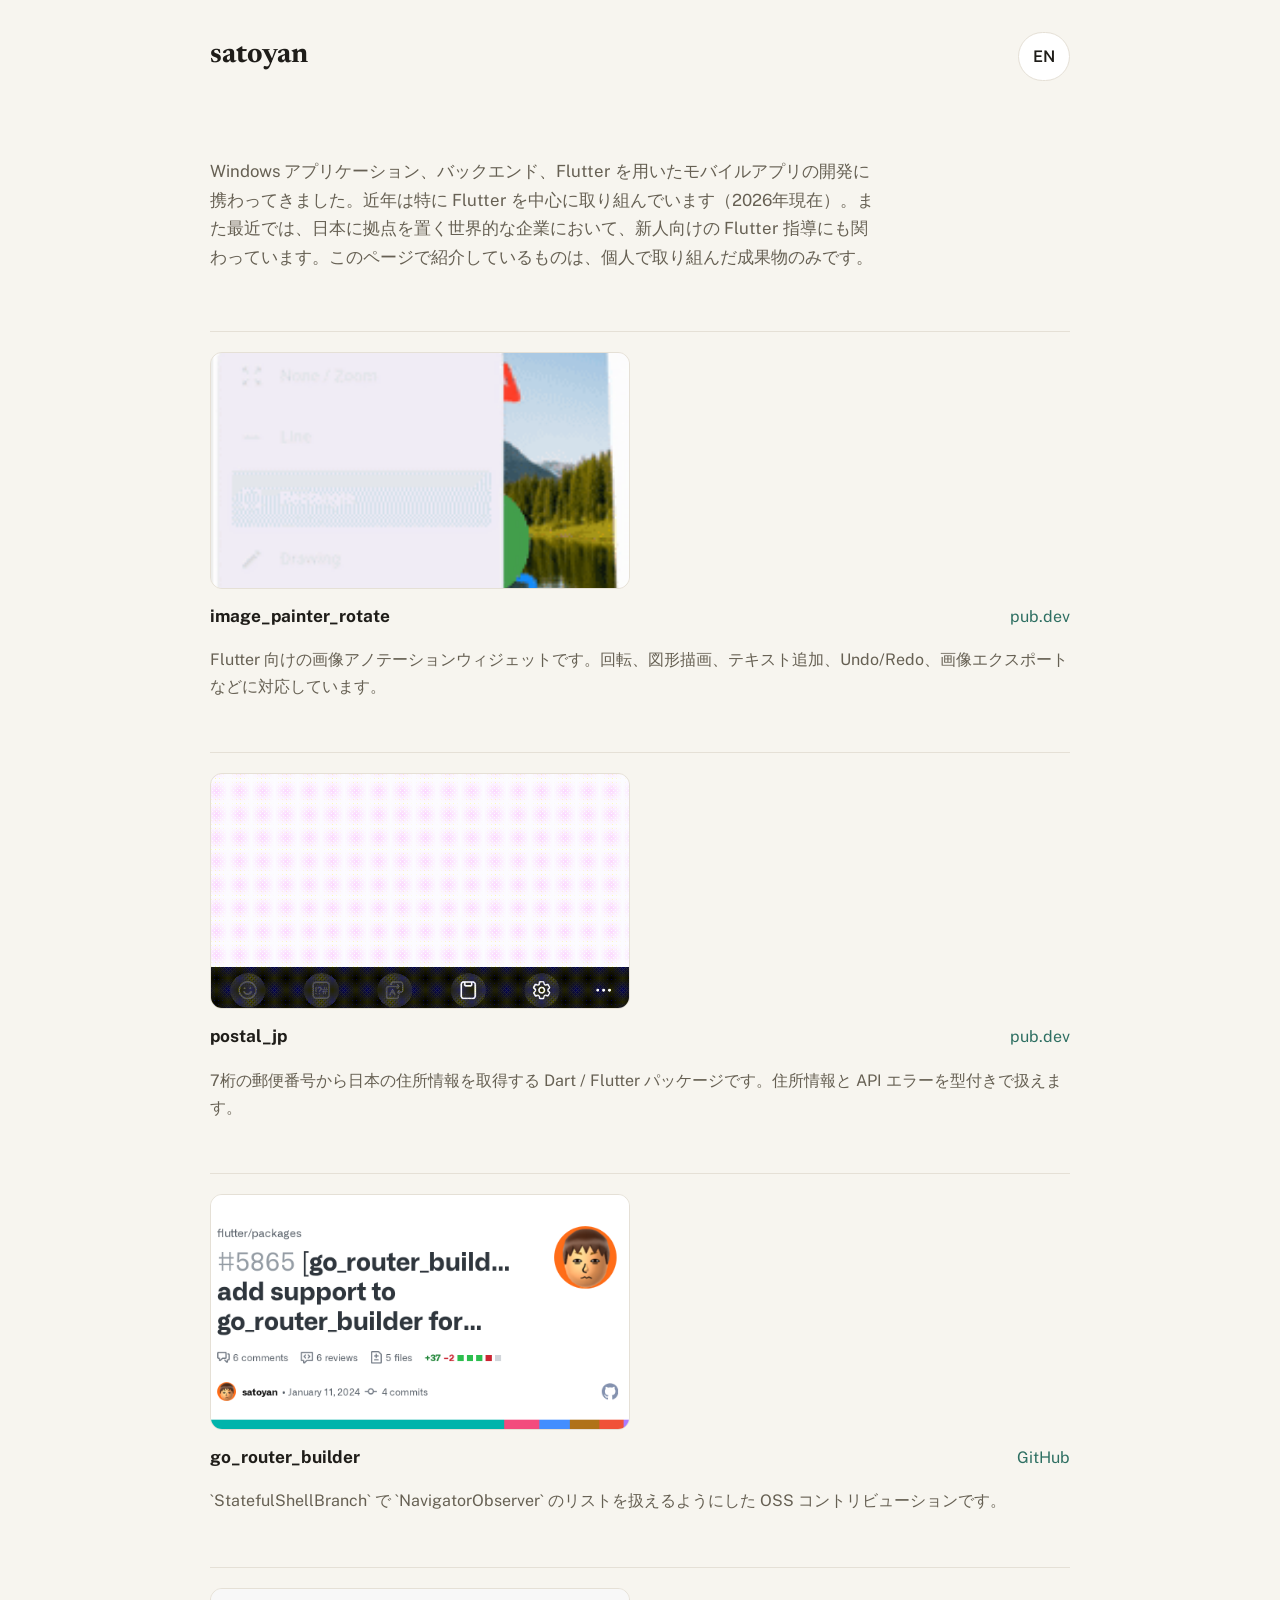
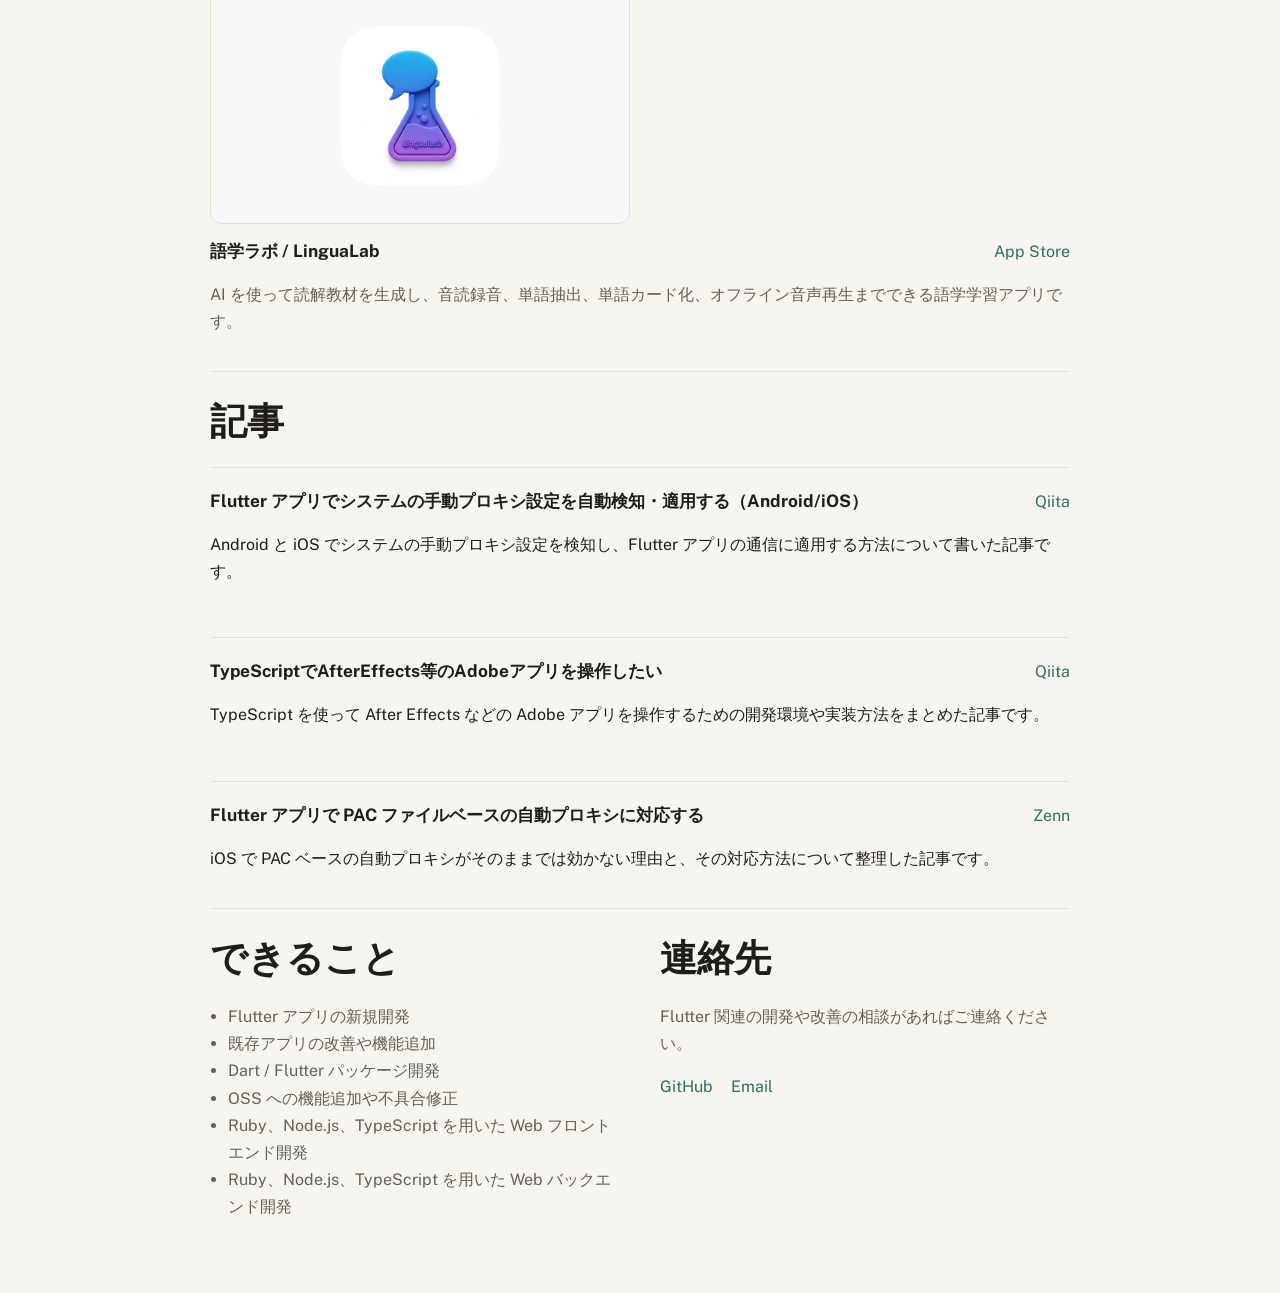
<file: index.html>
<!doctype html>
<html lang="ja">

<head>
  <meta charset="UTF-8" />
  <meta name="viewport" content="width=device-width, initial-scale=1.0" />
  <title>satoyan</title>
  <meta name="description"
    content="satoyan's portfolio. Flutter app development, Dart packages, and open source contributions." />
  <link rel="preconnect" href="https://fonts.googleapis.com" />
  <link rel="preconnect" href="https://fonts.gstatic.com" crossorigin />
  <link
    href="https://fonts.googleapis.com/css2?family=Newsreader:opsz,wght@6..72,500;6..72,700&family=Public+Sans:wght@400;500;600;700&display=swap"
    rel="stylesheet" />
  <link rel="stylesheet" href="./styles.css" />
</head>

<body>
  <div class="container">
    <header class="site-header">
      <a class="site-title" href="#top">satoyan</a>
      <button id="lang-toggle" class="lang-toggle" type="button">EN</button>
    </header>

    <main id="top">
      <section class="hero">
        <p class="lead" data-i18n="heroLead">
          Windows アプリケーション、バックエンド、Flutter を用いたモバイルアプリの開発に携わってきました。近年は特に Flutter
          を中心に取り組んでいます（2026年現在）。このページで紹介しているものは、個人で取り組んだ成果物のみです。
        </p>
      </section>

      <section class="section">
        <div class="work-list">
          <article class="work-item">
            <img class="work-image" src="./assets/images/image_painter_rotate.gif" alt="image_painter_rotate screenshot"
              loading="lazy" />
            <div class="work-head">
              <h3>image_painter_rotate</h3>
              <a href="https://pub.dev/packages/image_painter_rotate" target="_blank" rel="noreferrer">pub.dev</a>
            </div>
            <p data-i18n="work1">
              Flutter 向けの画像アノテーションウィジェットです。回転、図形描画、テキスト追加、Undo/Redo、画像エクスポートなどに対応しています。
            </p>
          </article>

          <article class="work-item">
            <img class="work-image" src="./assets/images/postal_jp.gif" alt="postal_jp screenshot" loading="lazy" />
            <div class="work-head">
              <h3>postal_jp</h3>
              <a href="https://pub.dev/packages/postal_jp" target="_blank" rel="noreferrer">pub.dev</a>
            </div>
            <p data-i18n="work2">
              7桁の郵便番号から日本の住所情報を取得する Dart / Flutter パッケージです。住所情報と API エラーを型付きで扱えます。
            </p>
          </article>

          <article class="work-item">
            <img class="work-image" src="./assets/images/go_router_builder.png"
              alt="go_router_builder pull request image" loading="lazy" />
            <div class="work-head">
              <h3>go_router_builder</h3>
              <a href="https://github.com/flutter/packages/pull/5865" target="_blank" rel="noreferrer">GitHub</a>
            </div>
            <p data-i18n="work3">
              `StatefulShellBranch` で `NavigatorObserver` のリストを扱えるようにした OSS コントリビューションです。
            </p>
          </article>

          <article class="work-item">
            <img class="work-image" src="./assets/images/lingualab.png" alt="LinguaLab app image" loading="lazy" />
            <div class="work-head">
              <h3 data-i18n="work4Title">語学ラボ / LinguaLab</h3>
              <a href="https://apps.apple.com/jp/app/%E8%AA%9E%E5%AD%A6%E3%83%A9%E3%83%9C/id6763250026" target="_blank"
                rel="noreferrer">App Store</a>
            </div>
            <p data-i18n="work4">
              AI を使って読解教材を生成し、音読録音、単語抽出、単語カード化、オフライン音声再生までできる語学学習アプリです。
            </p>
          </article>
        </div>
      </section>

      <section class="section">
        <h2 data-i18n="articlesTitle">記事</h2>
        <div class="article-list">
          <article class="article-item">
            <div class="work-head">
              <h3>Flutter アプリでシステムの手動プロキシ設定を自動検知・適用する（Android/iOS）</h3>
              <a href="https://qiita.com/sathoshi-metal/items/6273c85ecb321e87b2bc" target="_blank"
                rel="noreferrer">Qiita</a>
            </div>
            <p data-i18n="article1">
              Android と iOS でシステムの手動プロキシ設定を検知し、Flutter アプリの通信に適用する方法について書いた記事です。
            </p>
          </article>

          <article class="article-item">
            <div class="work-head">
              <h3>TypeScriptでAfterEffects等のAdobeアプリを操作したい</h3>
              <a href="https://qiita.com/sathoshi-metal/items/4f408c504b1b4aeede92" target="_blank"
                rel="noreferrer">Qiita</a>
            </div>
            <p data-i18n="article2">
              TypeScript を使って After Effects などの Adobe アプリを操作するための開発環境や実装方法をまとめた記事です。
            </p>
          </article>

          <article class="article-item">
            <div class="work-head">
              <h3>Flutter アプリで PAC ファイルベースの自動プロキシに対応する</h3>
              <a href="https://zenn.dev/satoyan/articles/4205c7d981995f" target="_blank" rel="noreferrer">Zenn</a>
            </div>
            <p data-i18n="article3">
              iOS で PAC ベースの自動プロキシがそのままでは効かない理由と、その対応方法について整理した記事です。
            </p>
          </article>
        </div>
      </section>

      <section class="section info-grid">
        <div>
          <h2 data-i18n="aboutTitle">できること</h2>
          <ul class="plain-list">
            <li data-i18n="about1">Flutter アプリの新規開発</li>
            <li data-i18n="about2">既存アプリの改善や機能追加</li>
            <li data-i18n="about3">Dart / Flutter パッケージ開発</li>
            <li data-i18n="about4">OSS への機能追加や不具合修正</li>
            <li data-i18n="about5">Ruby、Node.js、TypeScript を用いた Web フロントエンド開発</li>
            <li data-i18n="about6">Ruby、Node.js、TypeScript を用いた Web バックエンド開発</li>
          </ul>
        </div>

        <div>
          <h2 data-i18n="contactTitle">連絡先</h2>
          <p class="contact-text" data-i18n="contactBody">
            Flutter 関連の開発や改善の相談があればご連絡ください。
          </p>
          <div class="links">
            <a href="https://github.com/satoyan" target="_blank" rel="noreferrer">GitHub</a>
            <a href="mailto:satoyan@satoyan.net">Email</a>
          </div>
        </div>
      </section>
    </main>
  </div>

  <script type="module" src="./app.js"></script>
</body>

</html>
</file>
<file: styles.css>
:root {
  --bg: #f7f5ef;
  --surface: #ffffff;
  --line: #e5e0d6;
  --text: #1f1d19;
  --muted: #666053;
  --accent: #2e6f62;
  --max-width: 860px;
}

* {
  box-sizing: border-box;
}

html {
  scroll-behavior: smooth;
}

body {
  margin: 0;
  background: var(--bg);
  color: var(--text);
  font-family: "Public Sans", sans-serif;
  line-height: 1.7;
}

a {
  color: var(--accent);
  text-decoration: none;
}

a:hover,
a:focus-visible {
  text-decoration: underline;
}

.container {
  width: min(calc(100% - 32px), var(--max-width));
  margin: 0 auto;
  padding: 24px 0 72px;
}

.site-header {
  display: flex;
  align-items: center;
  justify-content: space-between;
  padding: 8px 0 24px;
}

.site-title {
  color: var(--text);
  font-family: "Newsreader", serif;
  font-size: 1.8rem;
  font-weight: 700;
}

.lang-toggle {
  border: 1px solid var(--line);
  border-radius: 999px;
  background: var(--surface);
  color: var(--text);
  padding: 10px 14px;
  font: inherit;
  font-weight: 600;
  cursor: pointer;
}

.hero {
  padding: 32px 0 28px;
}

.label {
  margin: 0 0 14px;
  color: var(--muted);
  font-size: 0.88rem;
  font-weight: 700;
  letter-spacing: 0.08em;
  text-transform: uppercase;
}

h1,
h2,
h3 {
  margin: 0;
  line-height: 1.2;
}

h1,
h2 {
  font-family: "Newsreader", serif;
  font-weight: 700;
}

h1 {
  max-width: 14ch;
  font-size: clamp(2.3rem, 8vw, 4.5rem);
}

h2 {
  margin-bottom: 18px;
  font-size: clamp(1.6rem, 4vw, 2.3rem);
}

h3 {
  font-size: 1.08rem;
}

.lead,
.contact-text,
.work-item p,
.plain-list {
  color: var(--muted);
}

.lead {
  max-width: 42rem;
  margin: 20px 0 0;
  font-size: 1.05rem;
}

.section {
  padding-top: 32px;
}

.work-list {
  display: grid;
  gap: 16px;
}

.work-item,
.article-item {
  padding: 20px 0;
  border-top: 1px solid var(--line);
}

.work-image {
  display: block;
  width: 100%;
  max-width: 420px;
  margin-bottom: 14px;
  border: 1px solid var(--line);
  border-radius: 12px;
  background: #f1ece2;
  object-fit: cover;
  aspect-ratio: 16 / 9;
}

.work-item:last-child,
.article-item:last-child {
  border-bottom: 1px solid var(--line);
}

.article-list {
  display: grid;
  gap: 16px;
}

.work-head {
  display: flex;
  align-items: baseline;
  justify-content: space-between;
  gap: 16px;
  margin-bottom: 8px;
}

.info-grid {
  display: grid;
  grid-template-columns: repeat(2, minmax(0, 1fr));
  gap: 40px;
}

.plain-list {
  margin: 0;
  padding-left: 18px;
}

.links {
  display: flex;
  gap: 18px;
  margin-top: 12px;
}

@media (max-width: 700px) {
  .container {
    width: min(calc(100% - 24px), var(--max-width));
  }

  .info-grid {
    grid-template-columns: 1fr;
    gap: 28px;
  }

  .work-head {
    flex-direction: column;
    align-items: flex-start;
    gap: 4px;
  }
}
</file>
